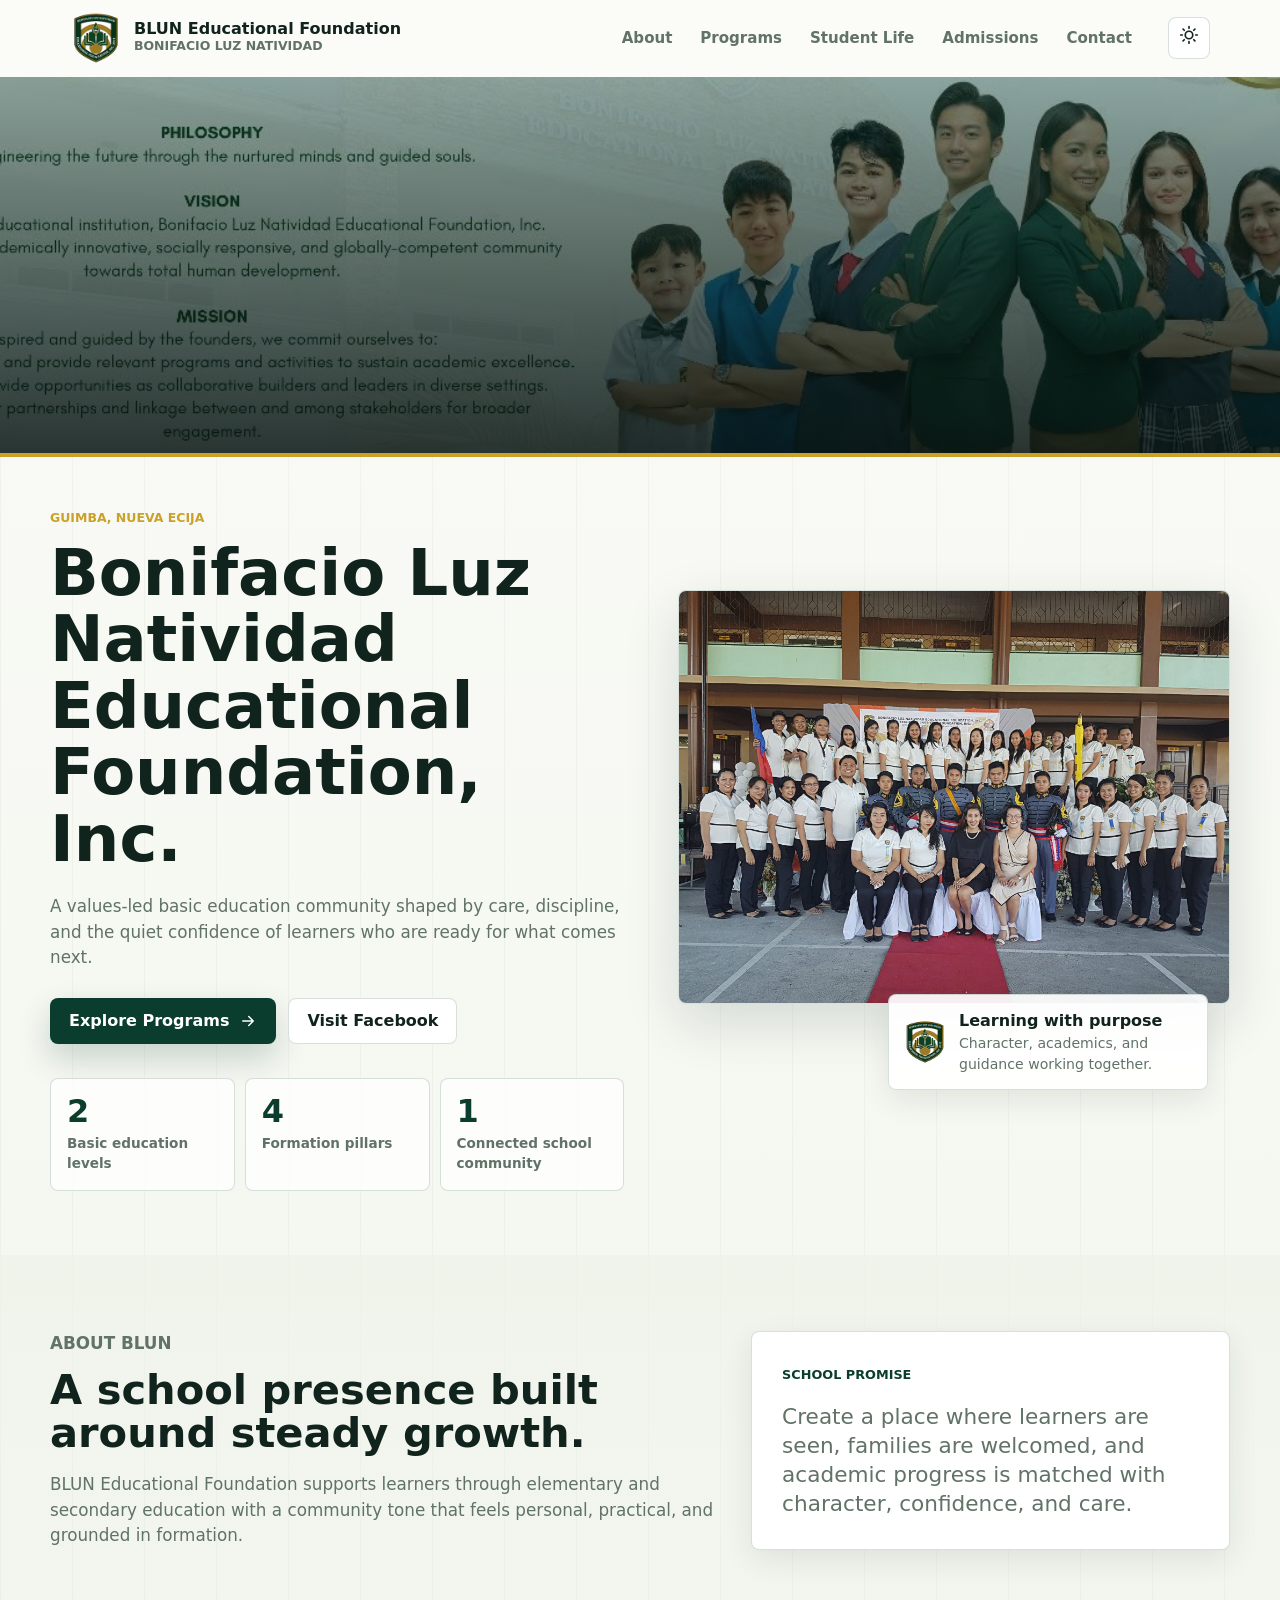
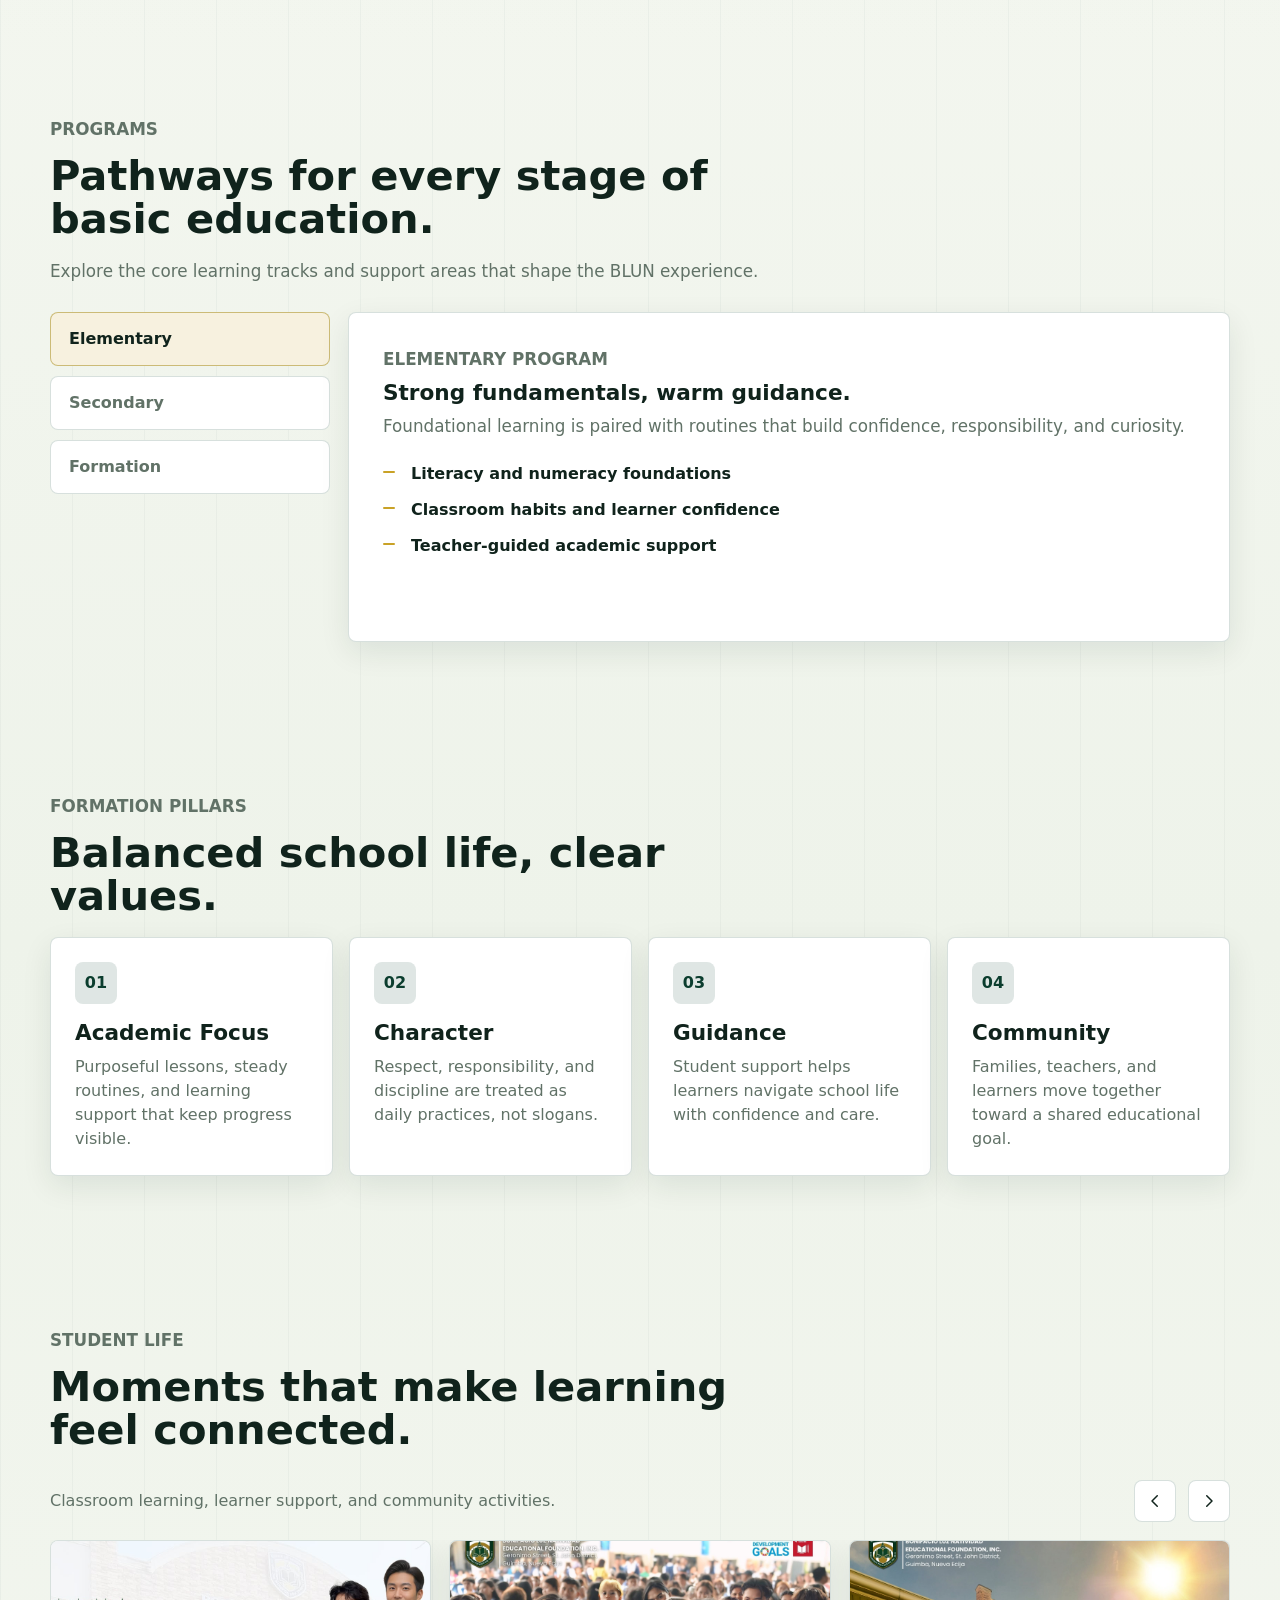
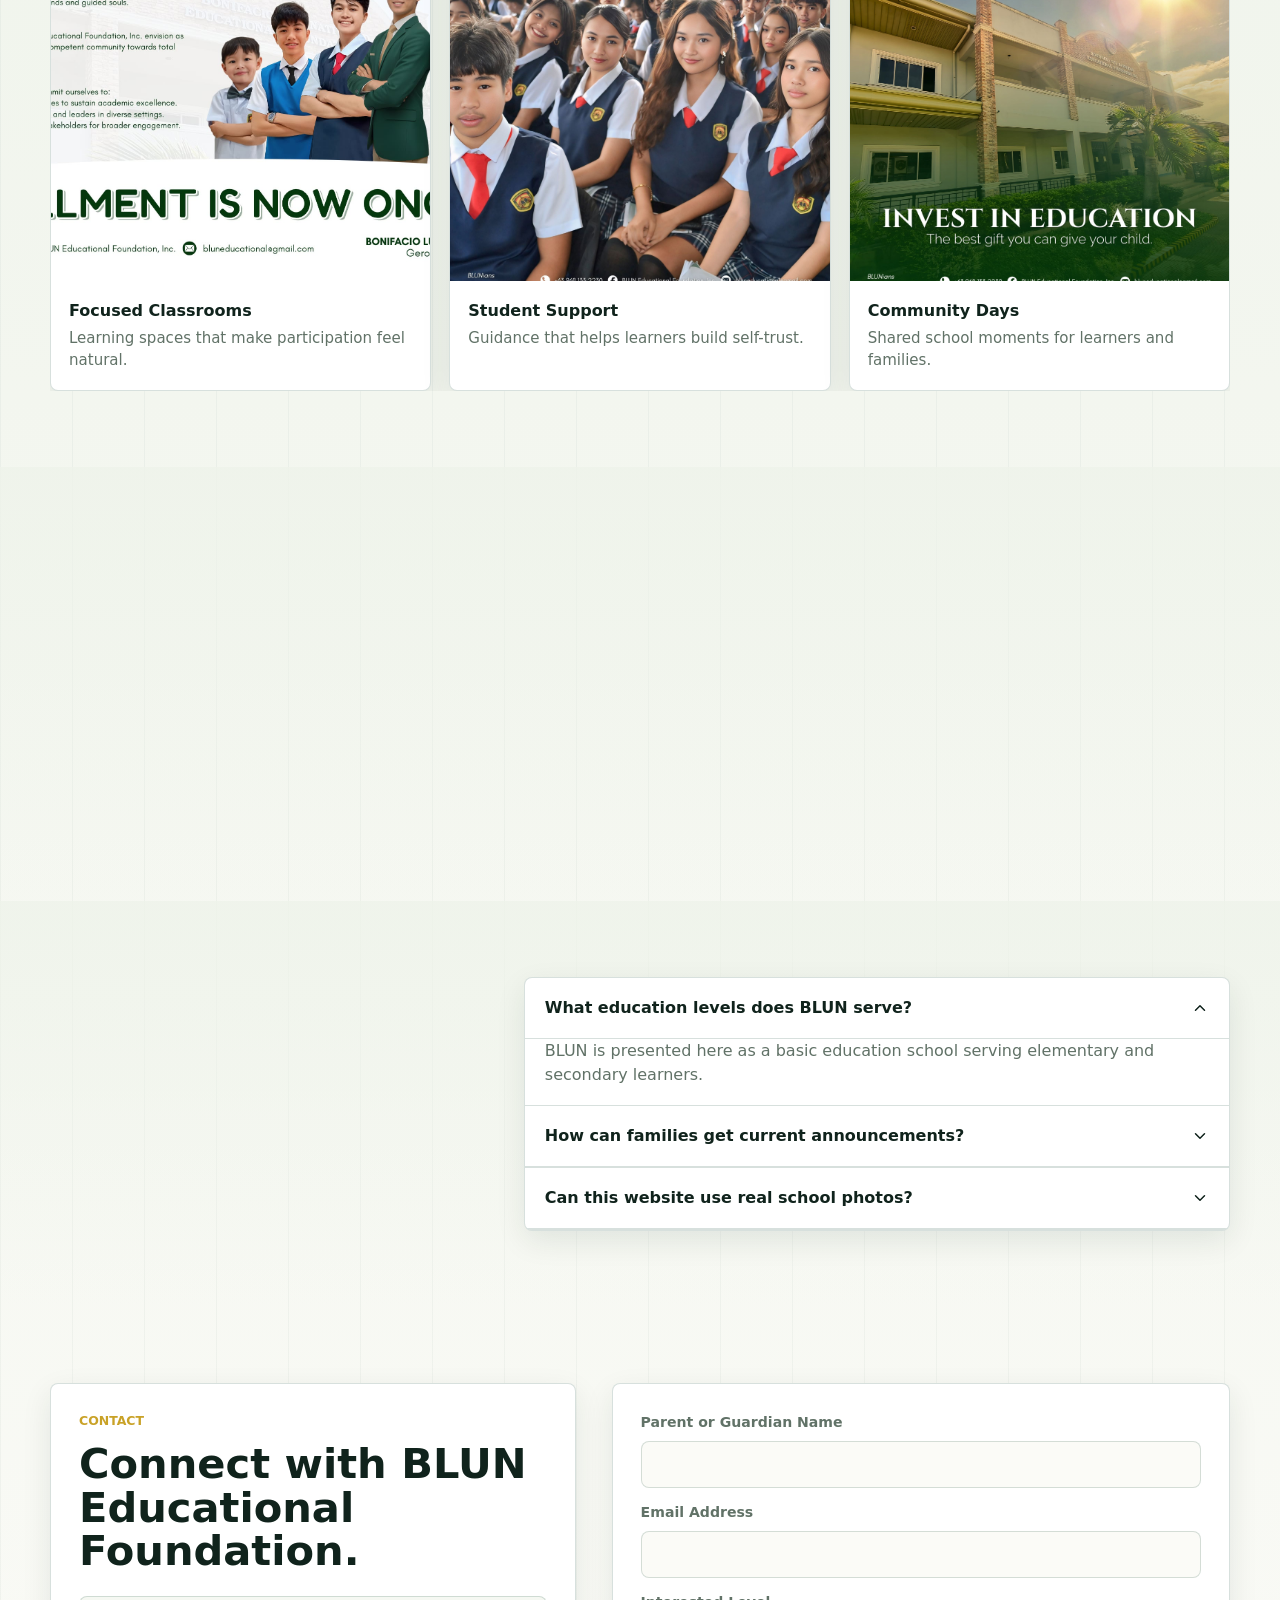
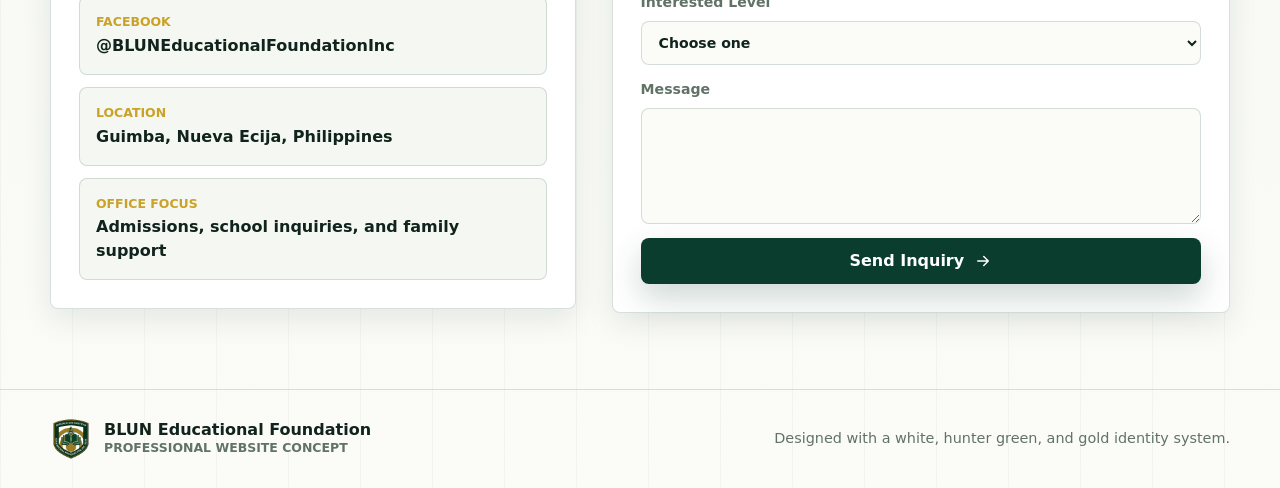
<file: Premium/index.html>
<!doctype html>
<html lang="en" data-theme="light">
  <head>
    <meta charset="utf-8" />
    <meta name="viewport" content="width=device-width, initial-scale=1" />
    <meta
      name="description"
      content="A responsive, professional website concept for Bonifacio Luz Natividad Educational Foundation, Inc."
    />
    <title>BLUN Educational Foundation Inc.</title>
    <link rel="stylesheet" href="styles.css" />
  </head>
  <body>
    <a class="skip-link" href="#main">Skip to content</a>

    <header class="site-header" data-header>
      <div class="header-inner">
        <a class="brand" href="#home" aria-label="BLUN Educational Foundation home">
          <img src="images/logo.png" alt="BLUN Logo" class="brand-mark" width="52" height="52" />
          <span class="brand-copy">
            <span class="brand-title">BLUN Educational Foundation</span>
            <span class="brand-subtitle">Bonifacio Luz Natividad</span>
          </span>
        </a>

        <nav class="desktop-nav" aria-label="Primary navigation">
          <a href="#about">About</a>
          <a href="#programs">Programs</a>
          <a href="#life">Student Life</a>
          <a href="#admissions">Admissions</a>
          <a href="#contact">Contact</a>
        </nav>

        <div class="header-actions">
          <button class="icon-button theme-toggle" type="button" data-theme-toggle aria-label="Switch to dark theme" title="Switch theme">
            <span class="theme-sun" aria-hidden="true">
              <svg viewBox="0 0 24 24" width="20" height="20">
                <path d="M12 4V2m0 20v-2m8-8h2M2 12h2m13.7-5.7 1.4-1.4M4.9 19.1l1.4-1.4m0-11.4L4.9 4.9m14.2 14.2-1.4-1.4" />
                <circle cx="12" cy="12" r="4.5" />
              </svg>
            </span>
            <span class="theme-moon" aria-hidden="true">
              <svg viewBox="0 0 24 24" width="20" height="20">
                <path d="M20.5 14.2A7.8 7.8 0 0 1 9.8 3.5 8.2 8.2 0 1 0 20.5 14.2Z" />
              </svg>
            </span>
          </button>

          <button class="icon-button menu-toggle" type="button" data-menu-toggle aria-label="Open menu" aria-expanded="false">
            <span></span>
            <span></span>
            <span></span>
          </button>
        </div>
      </div>

      <nav class="mobile-nav" data-mobile-nav aria-label="Mobile navigation">
        <a href="#about">About</a>
        <a href="#programs">Programs</a>
        <a href="#life">Student Life</a>
        <a href="#admissions">Admissions</a>
        <a href="#contact">Contact</a>
      </nav>
    </header>

    <main id="main">
      <div class="hero-banner" role="img" aria-label="BLUN School Campus Banner"></div>

      <section class="hero section" id="home">
        <div class="section-inner hero-grid">
          <div class="hero-copy reveal">
            <p class="eyebrow">Guimba, Nueva Ecija</p>
            <h1>Bonifacio Luz Natividad Educational Foundation, Inc.</h1>
            <p class="hero-lede">
              A values-led basic education community shaped by care, discipline, and the quiet confidence of learners
              who are ready for what comes next.
            </p>
            <div class="hero-actions">
              <a class="button primary" href="#programs">
                <span>Explore Programs</span>
                <svg viewBox="0 0 24 24" width="18" height="18" aria-hidden="true">
                  <path d="M5 12h14m-6-6 6 6-6 6" />
                </svg>
              </a>
              <a class="button ghost" href="https://www.facebook.com/BLUNEducationalFoundationInc" target="_blank" rel="noopener">
                <span>Visit Facebook</span>
              </a>
            </div>
            <dl class="hero-stats" aria-label="School highlights">
              <div>
                <dt data-count="2">0</dt>
                <dd>Basic education levels</dd>
              </div>
              <div>
                <dt data-count="4">0</dt>
                <dd>Formation pillars</dd>
              </div>
              <div>
                <dt data-count="1">0</dt>
                <dd>Connected school community</dd>
              </div>
            </dl>
          </div>

          <div class="hero-visual reveal" aria-label="BLUN campus visual">
            <img class="hero-image" src="images/1.jpg" alt="Illustrated campus scene in BLUN colors" width="720" height="560" />
            <div class="hero-note">
              <img src="images/logo.png" alt="BLUN Mini Logo" width="44" height="44" />
              <div>
                <strong>Learning with purpose</strong>
                <span>Character, academics, and guidance working together.</span>
              </div>
            </div>
          </div>
        </div>
      </section>

      <section class="section intro-band" id="about">
        <div class="section-inner split-layout">
          <div class="section-copy reveal">
            <p class="eyebrow">About BLUN</p>
            <h2>A school presence built around steady growth.</h2>
            <p>
              BLUN Educational Foundation supports learners through elementary and secondary education with a community
              tone that feels personal, practical, and grounded in formation.
            </p>
          </div>
          <div class="mission-card reveal">
            <span class="mission-label">School Promise</span>
            <p>
              Create a place where learners are seen, families are welcomed, and academic progress is matched with
              character, confidence, and care.
            </p>
          </div>
        </div>
      </section>

      <section class="section" id="programs">
        <div class="section-inner">
          <div class="section-heading reveal">
            <p class="eyebrow">Programs</p>
            <h2>Pathways for every stage of basic education.</h2>
            <p>
              Explore the core learning tracks and support areas that shape the BLUN experience.
            </p>
          </div>

          <div class="program-shell reveal">
            <div class="program-tabs" role="tablist" aria-label="Program selector">
              <button class="tab-button active" type="button" role="tab" aria-selected="true" data-program="elementary">Elementary</button>
              <button class="tab-button" type="button" role="tab" aria-selected="false" data-program="secondary">Secondary</button>
              <button class="tab-button" type="button" role="tab" aria-selected="false" data-program="formation">Formation</button>
            </div>
            <article class="program-panel" data-program-panel>
              <p class="program-kicker">Elementary Program</p>
              <h3>Strong fundamentals, warm guidance.</h3>
              <p>
                Foundational learning is paired with routines that build confidence, responsibility, and curiosity.
              </p>
              <ul>
                <li>Literacy and numeracy foundations</li>
                <li>Classroom habits and learner confidence</li>
                <li>Teacher-guided academic support</li>
              </ul>
            </article>
          </div>
        </div>
      </section>

      <section class="section values-section">
        <div class="section-inner">
          <div class="section-heading compact reveal">
            <p class="eyebrow">Formation Pillars</p>
            <h2>Balanced school life, clear values.</h2>
          </div>
          <div class="values-grid">
            <article class="value-card reveal">
              <span class="value-icon">01</span>
              <h3>Academic Focus</h3>
              <p>Purposeful lessons, steady routines, and learning support that keep progress visible.</p>
            </article>
            <article class="value-card reveal">
              <span class="value-icon">02</span>
              <h3>Character</h3>
              <p>Respect, responsibility, and discipline are treated as daily practices, not slogans.</p>
            </article>
            <article class="value-card reveal">
              <span class="value-icon">03</span>
              <h3>Guidance</h3>
              <p>Student support helps learners navigate school life with confidence and care.</p>
            </article>
            <article class="value-card reveal">
              <span class="value-icon">04</span>
              <h3>Community</h3>
              <p>Families, teachers, and learners move together toward a shared educational goal.</p>
            </article>
          </div>
        </div>
      </section>

      <section class="section" id="life">
        <div class="section-inner">
          <div class="section-heading reveal">
            <p class="eyebrow">Student Life</p>
            <h2>Moments that make learning feel connected.</h2>
          </div>
          <div class="gallery-toolbar reveal">
            <p>Classroom learning, learner support, and community activities.</p>
            <div class="gallery-actions" aria-label="Gallery controls">
              <button class="icon-button" type="button" data-gallery-prev aria-label="Previous gallery item">
                <svg viewBox="0 0 24 24" width="18" height="18" aria-hidden="true"><path d="M15 5 8 12l7 7" /></svg>
              </button>
              <button class="icon-button" type="button" data-gallery-next aria-label="Next gallery item">
                <svg viewBox="0 0 24 24" width="18" height="18" aria-hidden="true"><path d="m9 5 7 7-7 7" /></svg>
              </button>
            </div>
          </div>
          <div class="gallery-track reveal" data-gallery>
            <figure class="image-card">
              <img src="images/3.jpg" alt="Classroom learning scene" width="440" height="340" loading="lazy" />
              <figcaption>
                <strong>Focused Classrooms</strong>
                <span>Learning spaces that make participation feel natural.</span>
              </figcaption>
            </figure>
            <figure class="image-card">
              <img src="images/4.jpg" alt="Student guidance scene" width="440" height="340" loading="lazy" />
              <figcaption>
                <strong>Student Support</strong>
                <span>Guidance that helps learners build self-trust.</span>
              </figcaption>
            </figure>
            <figure class="image-card">
              <img src="images/5.jpg" alt="School community activity" width="440" height="340" loading="lazy" />
              <figcaption>
                <strong>Community Days</strong>
                <span>Shared school moments for learners and families.</span>
              </figcaption>
            </figure>
          </div>
        </div>
      </section>

      <section class="section admissions-section" id="admissions">
        <div class="section-inner admissions-grid">
          <div class="section-copy reveal">
            <p class="eyebrow">Admissions</p>
            <h2>A simple inquiry path for families.</h2>
            <p>
              The process is designed to feel clear from the first message to enrollment confirmation.
            </p>
            <a class="button primary" href="#contact">
              <span>Start an Inquiry</span>
              <svg viewBox="0 0 24 24" width="18" height="18" aria-hidden="true">
                <path d="M5 12h14m-6-6 6 6-6 6" />
              </svg>
            </a>
          </div>

          <div class="admission-steps reveal">
            <button class="step active" type="button" data-step="1">
              <span>01</span>
              <strong>Send Inquiry</strong>
              <small>Reach out through the contact form or Facebook page.</small>
            </button>
            <button class="step" type="button" data-step="2">
              <span>02</span>
              <strong>Prepare Requirements</strong>
              <small>Gather records and documents requested by the school.</small>
            </button>
            <button class="step" type="button" data-step="3">
              <span>03</span>
              <strong>Confirm Enrollment</strong>
              <small>Finalize next steps with the school office.</small>
            </button>
          </div>
        </div>
      </section>

      <section class="section faq-section">
        <div class="section-inner faq-grid">
          <div class="section-copy reveal">
            <p class="eyebrow">Questions</p>
            <h2>Helpful details for first-time visitors.</h2>
          </div>
          <div class="faq-list reveal">
            <button class="faq-item open" type="button" aria-expanded="true">
              <span>What education levels does BLUN serve?</span>
              <svg viewBox="0 0 24 24" width="18" height="18" aria-hidden="true"><path d="m6 9 6 6 6-6" /></svg>
            </button>
            <div class="faq-answer open">
              <p>BLUN is presented here as a basic education school serving elementary and secondary learners.</p>
            </div>

            <button class="faq-item" type="button" aria-expanded="false">
              <span>How can families get current announcements?</span>
              <svg viewBox="0 0 24 24" width="18" height="18" aria-hidden="true"><path d="m6 9 6 6 6-6" /></svg>
            </button>
            <div class="faq-answer">
              <p>The fastest route is the official Facebook page linked in the header and contact section.</p>
            </div>

            <button class="faq-item" type="button" aria-expanded="false">
              <span>Can this website use real school photos?</span>
              <svg viewBox="0 0 24 24" width="18" height="18" aria-hidden="true"><path d="m6 9 6 6 6-6" /></svg>
            </button>
            <div class="faq-answer">
              <p>Yes. The visual sections are structured so official campus, activity, and logo files can be added cleanly.</p>
            </div>
          </div>
        </div>
      </section>

      <section class="section contact-section" id="contact">
        <div class="section-inner contact-grid">
          <div class="contact-panel reveal">
            <p class="eyebrow">Contact</p>
            <h2>Connect with BLUN Educational Foundation.</h2>
            <div class="contact-list">
              <a href="https://www.facebook.com/BLUNEducationalFoundationInc" target="_blank" rel="noopener">
                <span>Facebook</span>
                <strong>@BLUNEducationalFoundationInc</strong>
              </a>
              <div>
                <span>Location</span>
                <strong>Guimba, Nueva Ecija, Philippines</strong>
              </div>
              <div>
                <span>Office Focus</span>
                <strong>Admissions, school inquiries, and family support</strong>
              </div>
            </div>
          </div>

          <form class="inquiry-form reveal" data-inquiry-form>
            <label>
              Parent or Guardian Name
              <input name="name" type="text" autocomplete="name" required />
            </label>
            <label>
              Email Address
              <input name="email" type="email" autocomplete="email" required />
            </label>
            <label>
              Interested Level
              <select name="level" required>
                <option value="">Choose one</option>
                <option>Elementary</option>
                <option>Secondary</option>
                <option>General Inquiry</option>
              </select>
            </label>
            <label>
              Message
              <textarea name="message" rows="4" required></textarea>
            </label>
            <button class="button primary full" type="submit">
              <span>Send Inquiry</span>
              <svg viewBox="0 0 24 24" width="18" height="18" aria-hidden="true">
                <path d="M5 12h14m-6-6 6 6-6 6" />
              </svg>
            </button>
          </form>
        </div>
      </section>
    </main>

    <footer class="site-footer">
      <div class="section-inner footer-inner">
        <a class="brand mini" href="#home" aria-label="Back to home">
          <img src="images/logo.png" alt="BLUN Logo" class="brand-mark" width="42" height="42" />
          <span class="brand-copy">
            <span class="brand-title">BLUN Educational Foundation</span>
            <span class="brand-subtitle">Professional website concept</span>
          </span>
        </a>
        <p>Designed with a white, hunter green, and gold identity system.</p>
      </div>
    </footer>

    <button class="back-to-top" type="button" data-back-to-top aria-label="Back to top">
      <svg viewBox="0 0 24 24" width="20" height="20" aria-hidden="true"><path d="m6 15 6-6 6 6" /></svg>
    </button>

    <div class="toast" data-toast role="status" aria-live="polite"></div>

    <script src="script.js"></script>
  </body>
</html>
</file>
<file: Premium/styles.css>
:root {
  color-scheme: light;
  --bg: #fbfbf7;
  --surface: #ffffff;
  --surface-muted: #eef3ea;
  --text: #10231c;
  --muted: #617267;
  --hunter: #0b3d2e;
  --hunter-2: #14543f;
  --gold: #c9a227;
  --gold-2: #f1d66b;
  --line: rgba(11, 61, 46, 0.16);
  --shadow: 0 18px 54px rgba(13, 44, 32, 0.14);
  --shadow-soft: 0 10px 30px rgba(13, 44, 32, 0.09);
  --radius: 8px;
  --max: 1180px;
  --ease-out: cubic-bezier(0.23, 1, 0.32, 1);
  --ease-in-out: cubic-bezier(0.77, 0, 0.175, 1);
}

:root[data-theme="dark"] {
  color-scheme: dark;
  --bg: #06130f;
  --surface: #0d2119;
  --surface-muted: #102b21;
  --text: #f4f0e6;
  --muted: #b9c8bf;
  --hunter: #7bc29d;
  --hunter-2: #3f8f6e;
  --gold: #dfbf55;
  --gold-2: #f2d978;
  --line: rgba(223, 191, 85, 0.2);
  --shadow: 0 18px 54px rgba(0, 0, 0, 0.34);
  --shadow-soft: 0 10px 30px rgba(0, 0, 0, 0.22);
}

* {
  box-sizing: border-box;
}

html {
  scroll-behavior: smooth;
}

body {
  margin: 0;
  min-width: 320px;
  background:
    linear-gradient(90deg, rgba(11, 61, 46, 0.035) 1px, transparent 1px),
    linear-gradient(180deg, var(--bg), var(--surface-muted) 48%, var(--bg));
  background-size: 72px 72px, auto;
  color: var(--text);
  font-family:
    Inter, ui-sans-serif, system-ui, -apple-system, BlinkMacSystemFont, "Segoe UI", sans-serif;
  line-height: 1.5;
}

body.no-scroll {
  overflow: hidden;
}

img {
  display: block;
  max-width: 100%;
}

a {
  color: inherit;
  text-decoration: none;
}

button,
input,
select,
textarea {
  font: inherit;
}

button {
  color: inherit;
}

svg {
  fill: none;
  stroke: currentColor;
  stroke-linecap: round;
  stroke-linejoin: round;
  stroke-width: 2;
}

.skip-link {
  position: fixed;
  top: 12px;
  left: 12px;
  z-index: 100;
  transform: translateY(-140%);
  border-radius: 6px;
  background: var(--gold);
  color: #10231c;
  padding: 10px 14px;
  font-weight: 800;
  transition: transform 180ms var(--ease-out);
}

.skip-link:focus {
  transform: translateY(0);
}

.section {
  padding: 76px 20px;
}

.section-inner {
  width: min(100%, var(--max));
  margin: 0 auto;
}

.site-header {
  position: sticky;
  top: 0;
  z-index: 50;
  border-bottom: 1px solid transparent;
  background: color-mix(in srgb, var(--bg) 86%, transparent);
  backdrop-filter: blur(18px);
  transition:
    border-color 180ms ease,
    box-shadow 180ms ease,
    background-color 180ms ease;
}

.site-header.scrolled {
  border-color: var(--line);
  box-shadow: var(--shadow-soft);
}

.header-inner {
  display: flex;
  align-items: center;
  justify-content: space-between;
  width: min(100%, var(--max));
  min-height: 76px;
  margin: 0 auto;
  padding: 0 20px;
  gap: 24px;
}

.brand {
  display: inline-flex;
  align-items: center;
  gap: 12px;
  min-width: 0;
}

.brand-mark {
  width: 52px;
  height: 52px;
  flex: 0 0 auto;
}

.brand-copy {
  display: grid;
  min-width: 0;
}

.brand-title {
  font-weight: 850;
  line-height: 1.1;
}

.brand-subtitle {
  color: var(--muted);
  font-size: 0.78rem;
  font-weight: 700;
  text-transform: uppercase;
}

.desktop-nav {
  display: flex;
  align-items: center;
  justify-content: center;
  gap: 4px;
  margin-left: auto;
}

.desktop-nav a,
.mobile-nav a {
  border-radius: 8px;
  color: var(--muted);
  font-size: 0.94rem;
  font-weight: 750;
  padding: 10px 12px;
  transition:
    background-color 180ms ease,
    color 180ms ease;
}

.desktop-nav a[aria-current="true"],
.desktop-nav a:hover,
.mobile-nav a:hover {
  background: color-mix(in srgb, var(--gold) 14%, transparent);
  color: var(--text);
}

.header-actions {
  display: flex;
  align-items: center;
  gap: 8px;
}

.icon-button {
  display: inline-grid;
  place-items: center;
  width: 42px;
  height: 42px;
  border: 1px solid var(--line);
  border-radius: 8px;
  background: var(--surface);
  color: var(--text);
  cursor: pointer;
  box-shadow: 0 1px 0 rgba(255, 255, 255, 0.5) inset;
  transition:
    transform 160ms var(--ease-out),
    border-color 180ms ease,
    background-color 180ms ease,
    color 180ms ease;
}

.icon-button:active,
.button:active,
.step:active,
.tab-button:active,
.faq-item:active {
  transform: scale(0.97);
}

.theme-toggle {
  position: relative;
}

.theme-moon,
.theme-sun {
  position: absolute;
  transition:
    opacity 180ms ease,
    transform 180ms var(--ease-out);
}

:root[data-theme="light"] .theme-moon,
:root[data-theme="dark"] .theme-sun {
  opacity: 0;
  transform: scale(0.92) rotate(-12deg);
}

:root[data-theme="light"] .theme-sun,
:root[data-theme="dark"] .theme-moon {
  opacity: 1;
  transform: scale(1) rotate(0deg);
}

.menu-toggle {
  display: none;
  gap: 4px;
}

.menu-toggle span {
  width: 18px;
  height: 2px;
  border-radius: 999px;
  background: currentColor;
  transition:
    opacity 160ms ease,
    transform 180ms var(--ease-out);
}

.menu-toggle[aria-expanded="true"] span:nth-child(1) {
  transform: translateY(6px) rotate(45deg);
}

.menu-toggle[aria-expanded="true"] span:nth-child(2) {
  opacity: 0;
}

.menu-toggle[aria-expanded="true"] span:nth-child(3) {
  transform: translateY(-6px) rotate(-45deg);
}

.mobile-nav {
  display: none;
  width: min(calc(100% - 40px), var(--max));
  margin: 0 auto 16px;
  border: 1px solid var(--line);
  border-radius: var(--radius);
  background: var(--surface);
  box-shadow: var(--shadow-soft);
  padding: 8px;
  transform-origin: top right;
}

.mobile-nav.open {
  display: grid;
  animation: navIn 180ms var(--ease-out);
}

@keyframes navIn {
  from {
    opacity: 0;
    transform: translateY(-8px) scale(0.98);
  }
  to {
    opacity: 1;
    transform: translateY(0) scale(1);
  }
}

.hero {
  padding-top: 52px;
  padding-bottom: 64px;
}

.hero-grid {
  display: grid;
  grid-template-columns: minmax(0, 1.02fr) minmax(340px, 0.98fr);
  align-items: center;
  gap: 54px;
}

.eyebrow {
  margin: 0 0 12px;
  color: var(--gold);
  font-size: 0.78rem;
  font-weight: 900;
  text-transform: uppercase;
}

h1,
h2,
h3,
p {
  margin-top: 0;
}

h1,
h2,
h3 {
  color: var(--text);
  letter-spacing: 0;
  line-height: 1.04;
}

h1 {
  max-width: 780px;
  margin-bottom: 22px;
  font-size: 4rem;
}

h2 {
  margin-bottom: 18px;
  font-size: 2.6rem;
}

h3 {
  margin-bottom: 10px;
  font-size: 1.35rem;
}

.hero-lede,
.section-heading p,
.section-copy p,
.mission-card p {
  color: var(--muted);
  font-size: 1.05rem;
}

.hero-lede {
  max-width: 670px;
  margin-bottom: 28px;
}

.hero-actions,
.gallery-actions {
  display: flex;
  flex-wrap: wrap;
  gap: 12px;
}

.button {
  display: inline-flex;
  align-items: center;
  justify-content: center;
  gap: 10px;
  min-height: 46px;
  border: 1px solid transparent;
  border-radius: 8px;
  padding: 0 18px;
  cursor: pointer;
  font-weight: 850;
  transition:
    transform 160ms var(--ease-out),
    border-color 180ms ease,
    background-color 180ms ease,
    color 180ms ease,
    box-shadow 180ms ease;
}

.button.primary {
  background: var(--hunter);
  color: #ffffff;
  box-shadow: 0 14px 32px rgba(11, 61, 46, 0.2);
}

:root[data-theme="dark"] .button.primary {
  color: #06130f;
}

.button.ghost {
  border-color: var(--line);
  background: var(--surface);
  color: var(--text);
}

.button.full {
  width: 100%;
}

.hero-stats {
  display: grid;
  grid-template-columns: repeat(3, minmax(0, 1fr));
  gap: 10px;
  max-width: 700px;
  margin: 34px 0 0;
}

.hero-stats div {
  border: 1px solid var(--line);
  border-radius: var(--radius);
  background: color-mix(in srgb, var(--surface) 78%, transparent);
  padding: 16px;
}

.hero-stats dt {
  color: var(--hunter);
  font-size: 2rem;
  font-weight: 900;
  line-height: 1;
}

.hero-stats dd {
  margin: 6px 0 0;
  color: var(--muted);
  font-size: 0.85rem;
  font-weight: 700;
}

.hero-visual {
  position: relative;
  min-height: 520px;
}

.hero-image {
  width: 100%;
  height: auto;
  border: 1px solid var(--line);
  border-radius: var(--radius);
  background: var(--surface);
  box-shadow: var(--shadow);
}

.hero-note {
  position: absolute;
  right: 22px;
  bottom: 20px;
  display: flex;
  align-items: center;
  gap: 12px;
  max-width: 320px;
  border: 1px solid var(--line);
  border-radius: var(--radius);
  background: color-mix(in srgb, var(--surface) 92%, transparent);
  box-shadow: var(--shadow-soft);
  padding: 14px;
}

.hero-note strong,
.hero-note span {
  display: block;
}

.hero-note span {
  color: var(--muted);
  font-size: 0.88rem;
}

.split-layout,
.admissions-grid,
.contact-grid,
.faq-grid {
  display: grid;
  align-items: start;
  gap: 36px;
}

.split-layout {
  grid-template-columns: minmax(0, 1fr) minmax(280px, 0.72fr);
}

.intro-band,
.admissions-section,
.faq-section {
  background:
    linear-gradient(180deg, color-mix(in srgb, var(--surface-muted) 82%, transparent), transparent);
}

.section-copy,
.section-heading {
  max-width: 720px;
}

.section-heading {
  margin-bottom: 28px;
}

.section-heading.compact {
  margin-bottom: 20px;
}

.mission-card,
.program-panel,
.value-card,
.image-card,
.contact-panel,
.inquiry-form {
  border: 1px solid var(--line);
  border-radius: var(--radius);
  background: var(--surface);
  box-shadow: var(--shadow-soft);
}

.mission-card {
  padding: 30px;
}

.mission-label {
  display: inline-flex;
  margin-bottom: 18px;
  color: var(--hunter);
  font-size: 0.8rem;
  font-weight: 900;
  text-transform: uppercase;
}

.mission-card p {
  margin: 0;
  font-size: 1.35rem;
  line-height: 1.35;
}

.program-shell {
  display: grid;
  grid-template-columns: 280px minmax(0, 1fr);
  gap: 18px;
}

.program-tabs {
  display: grid;
  gap: 10px;
  align-self: start;
}

.tab-button {
  min-height: 54px;
  border: 1px solid var(--line);
  border-radius: 8px;
  background: var(--surface);
  color: var(--muted);
  cursor: pointer;
  font-weight: 850;
  text-align: left;
  padding: 0 18px;
  transition:
    transform 160ms var(--ease-out),
    border-color 180ms ease,
    background-color 180ms ease,
    color 180ms ease;
}

.tab-button.active {
  border-color: color-mix(in srgb, var(--gold) 48%, var(--line));
  background: color-mix(in srgb, var(--gold) 15%, var(--surface));
  color: var(--text);
}

.program-panel {
  min-height: 330px;
  padding: 34px;
}

.program-panel.is-changing {
  opacity: 0.55;
  filter: blur(1px);
  transform: translateY(4px);
}

.program-panel {
  transition:
    opacity 180ms ease,
    filter 180ms ease,
    transform 180ms var(--ease-out);
}

.program-kicker {
  margin-bottom: 10px;
  color: var(--gold);
  font-size: 0.8rem;
  font-weight: 900;
  text-transform: uppercase;
}

.program-panel p {
  color: var(--muted);
  font-size: 1.05rem;
}

.program-panel ul {
  display: grid;
  gap: 12px;
  margin: 22px 0 0;
  padding: 0;
  list-style: none;
}

.program-panel li {
  position: relative;
  padding-left: 28px;
  color: var(--text);
  font-weight: 700;
}

.program-panel li::before {
  content: "";
  position: absolute;
  top: 0.62em;
  left: 0;
  width: 12px;
  height: 2px;
  border-radius: 999px;
  background: var(--gold);
}

.values-grid {
  display: grid;
  grid-template-columns: repeat(4, minmax(0, 1fr));
  gap: 16px;
}

.value-card {
  padding: 24px;
}

.value-icon {
  display: inline-grid;
  place-items: center;
  width: 42px;
  height: 42px;
  margin-bottom: 18px;
  border-radius: 8px;
  background: color-mix(in srgb, var(--hunter) 13%, transparent);
  color: var(--hunter);
  font-weight: 900;
}

.value-card p {
  margin-bottom: 0;
  color: var(--muted);
}

.gallery-toolbar {
  display: flex;
  align-items: center;
  justify-content: space-between;
  gap: 16px;
  margin-bottom: 18px;
}

.gallery-toolbar p {
  margin: 0;
  color: var(--muted);
}

.gallery-track {
  display: grid;
  grid-auto-flow: column;
  grid-auto-columns: minmax(300px, 1fr);
  gap: 18px;
  overflow-x: auto;
  scroll-snap-type: x mandatory;
  scrollbar-width: none;
}

.gallery-track::-webkit-scrollbar {
  display: none;
}

.image-card {
  min-width: 0;
  margin: 0;
  overflow: hidden;
  scroll-snap-align: start;
}

.image-card img {
  width: 100%;
  aspect-ratio: 1.28;
  object-fit: cover;
  background: var(--surface-muted);
}

.image-card figcaption {
  display: grid;
  gap: 4px;
  padding: 18px;
}

.image-card span {
  color: var(--muted);
  font-size: 0.94rem;
}

.admissions-grid {
  grid-template-columns: minmax(0, 0.8fr) minmax(320px, 1fr);
}

.admission-steps {
  display: grid;
  gap: 12px;
}

.step {
  display: grid;
  grid-template-columns: 52px minmax(0, 1fr);
  column-gap: 16px;
  row-gap: 4px;
  align-items: center;
  width: 100%;
  border: 1px solid var(--line);
  border-radius: var(--radius);
  background: var(--surface);
  color: var(--text);
  cursor: pointer;
  padding: 18px;
  text-align: left;
  transition:
    transform 160ms var(--ease-out),
    border-color 180ms ease,
    background-color 180ms ease,
    box-shadow 180ms ease;
}

.step span {
  display: grid;
  grid-row: span 2;
  place-items: center;
  width: 46px;
  height: 46px;
  border-radius: 8px;
  background: color-mix(in srgb, var(--gold) 16%, transparent);
  color: var(--gold);
  font-weight: 900;
}

.step small {
  color: var(--muted);
}

.step.active {
  border-color: color-mix(in srgb, var(--gold) 46%, var(--line));
  box-shadow: var(--shadow-soft);
}

.faq-grid {
  grid-template-columns: minmax(260px, 0.62fr) minmax(0, 1fr);
}

.faq-list {
  display: grid;
  gap: 0;
  border: 1px solid var(--line);
  border-radius: var(--radius);
  background: var(--surface);
  overflow: hidden;
  box-shadow: var(--shadow-soft);
}

.faq-item {
  display: flex;
  align-items: center;
  justify-content: space-between;
  gap: 18px;
  width: 100%;
  border: 0;
  border-bottom: 1px solid var(--line);
  background: transparent;
  cursor: pointer;
  padding: 18px 20px;
  text-align: left;
  font-weight: 850;
  transition:
    transform 160ms var(--ease-out),
    background-color 180ms ease,
    color 180ms ease;
}

.faq-item svg {
  flex: 0 0 auto;
  transition: transform 180ms var(--ease-out);
}

.faq-item.open svg {
  transform: rotate(180deg);
}

.faq-answer {
  display: grid;
  grid-template-rows: 0fr;
  border-bottom: 1px solid var(--line);
  color: var(--muted);
  transition: grid-template-rows 220ms var(--ease-out);
}

.faq-answer.open {
  grid-template-rows: 1fr;
}

.faq-answer p {
  min-height: 0;
  margin: 0;
  overflow: hidden;
  padding: 0 20px;
}

.faq-answer.open p {
  padding-bottom: 18px;
}

.contact-grid {
  grid-template-columns: minmax(280px, 0.85fr) minmax(320px, 1fr);
}

.contact-panel,
.inquiry-form {
  padding: 28px;
}

.contact-list {
  display: grid;
  gap: 12px;
  margin-top: 24px;
}

.contact-list a,
.contact-list div {
  display: grid;
  gap: 2px;
  border: 1px solid var(--line);
  border-radius: 8px;
  background: color-mix(in srgb, var(--surface-muted) 60%, transparent);
  padding: 16px;
}

.contact-list span {
  color: var(--gold);
  font-size: 0.78rem;
  font-weight: 900;
  text-transform: uppercase;
}

.inquiry-form {
  display: grid;
  gap: 14px;
}

.inquiry-form label {
  display: grid;
  gap: 8px;
  color: var(--muted);
  font-size: 0.88rem;
  font-weight: 850;
}

.inquiry-form input,
.inquiry-form select,
.inquiry-form textarea {
  width: 100%;
  border: 1px solid var(--line);
  border-radius: 8px;
  background: var(--bg);
  color: var(--text);
  padding: 12px 13px;
  outline: none;
  transition:
    border-color 180ms ease,
    box-shadow 180ms ease,
    background-color 180ms ease;
}

.inquiry-form textarea {
  resize: vertical;
  min-height: 116px;
}

.inquiry-form input:focus,
.inquiry-form select:focus,
.inquiry-form textarea:focus {
  border-color: var(--gold);
  box-shadow: 0 0 0 4px color-mix(in srgb, var(--gold) 18%, transparent);
}

.site-footer {
  border-top: 1px solid var(--line);
  padding: 28px 20px;
}

.footer-inner {
  display: flex;
  align-items: center;
  justify-content: space-between;
  gap: 20px;
}

.brand.mini .brand-mark {
  width: 42px;
  height: 42px;
}

.site-footer p {
  margin: 0;
  color: var(--muted);
  font-size: 0.9rem;
}

.back-to-top,
.toast {
  position: fixed;
  z-index: 60;
}

.back-to-top {
  right: 18px;
  bottom: 18px;
  display: grid;
  place-items: center;
  width: 44px;
  height: 44px;
  border: 1px solid var(--line);
  border-radius: 8px;
  background: var(--surface);
  color: var(--text);
  cursor: pointer;
  opacity: 0;
  pointer-events: none;
  transform: translateY(8px);
  transition:
    opacity 180ms ease,
    transform 180ms var(--ease-out),
    background-color 180ms ease;
}

.back-to-top.visible {
  opacity: 1;
  pointer-events: auto;
  transform: translateY(0);
}

.toast {
  right: 18px;
  bottom: 74px;
  max-width: min(360px, calc(100vw - 36px));
  border: 1px solid var(--line);
  border-radius: var(--radius);
  background: var(--surface);
  box-shadow: var(--shadow);
  color: var(--text);
  font-weight: 800;
  padding: 14px 16px;
  opacity: 0;
  pointer-events: none;
  transform: translateY(10px) scale(0.98);
  transition:
    opacity 180ms ease,
    transform 180ms var(--ease-out);
}

.toast.visible {
  opacity: 1;
  transform: translateY(0) scale(1);
}

.reveal {
  opacity: 0;
  transform: translateY(18px);
  transition:
    opacity 520ms ease,
    transform 520ms var(--ease-out);
}

.reveal.visible {
  opacity: 1;
  transform: translateY(0);
}

@media (hover: hover) and (pointer: fine) {
  .button:hover,
  .icon-button:hover,
  .step:hover,
  .tab-button:hover {
    border-color: color-mix(in srgb, var(--gold) 52%, var(--line));
  }

  .button.primary:hover {
    background: var(--hunter-2);
  }

  .value-card:hover,
  .image-card:hover,
  .mission-card:hover {
    transform: translateY(-3px);
  }

  .value-card,
  .image-card,
  .mission-card {
    transition:
      transform 180ms var(--ease-out),
      border-color 180ms ease,
      box-shadow 180ms ease;
  }
}

@media (max-width: 980px) {
  .desktop-nav {
    display: none;
  }

  .menu-toggle {
    display: inline-grid;
  }

  .hero-grid,
  .split-layout,
  .admissions-grid,
  .contact-grid,
  .faq-grid {
    grid-template-columns: 1fr;
  }

  .hero-grid {
    gap: 32px;
  }

  h1 {
    font-size: 3.1rem;
  }

  h2 {
    font-size: 2.2rem;
  }

  .hero-visual {
    min-height: auto;
  }

  .program-shell {
    grid-template-columns: 1fr;
  }

  .program-tabs {
    grid-template-columns: repeat(3, minmax(0, 1fr));
  }

  .tab-button {
    text-align: center;
    padding: 0 10px;
  }

  .values-grid {
    grid-template-columns: repeat(2, minmax(0, 1fr));
  }
}

@media (max-width: 680px) {
  .section {
    padding: 56px 16px;
  }

  .hero {
    padding-top: 34px;
  }

  .header-inner {
    min-height: 68px;
    padding: 0 16px;
  }

  .brand-mark {
    width: 46px;
    height: 46px;
  }

  .brand-title {
    font-size: 0.95rem;
  }

  .brand-subtitle {
    font-size: 0.68rem;
  }

  h1 {
    font-size: 2.45rem;
  }

  h2 {
    font-size: 1.9rem;
  }

  .hero-actions,
  .gallery-toolbar,
  .footer-inner {
    align-items: stretch;
    flex-direction: column;
  }

  .hero-actions .button {
    width: 100%;
  }

  .hero-stats {
    grid-template-columns: 1fr;
  }

  .hero-note {
    position: static;
    max-width: none;
    margin-top: 12px;
  }

  .program-tabs,
  .values-grid {
    grid-template-columns: 1fr;
  }

  .program-panel,
  .mission-card,
  .contact-panel,
  .inquiry-form {
    padding: 22px;
  }

  .gallery-track {
    grid-auto-columns: minmax(260px, 88%);
  }

  .step {
    grid-template-columns: 44px minmax(0, 1fr);
    padding: 14px;
  }

  .step span {
    width: 40px;
    height: 40px;
  }
}

@media (max-width: 420px) {
  h1 {
    font-size: 2.05rem;
  }

  h2 {
    font-size: 1.65rem;
  }

  .brand-copy {
    max-width: 190px;
  }

  .icon-button {
    width: 40px;
    height: 40px;
  }
}

@media (prefers-reduced-motion: reduce) {
  *,
  *::before,
  *::after {
    scroll-behavior: auto !important;
    animation-duration: 1ms !important;
    animation-iteration-count: 1 !important;
    transition-duration: 1ms !important;
  }

  .reveal {
    opacity: 1;
    transform: none;
  }
}

/* Add this right below your .hero rule block around line 200 */
.hero-banner {
  width: 100%;
  height: 380px;
  background-image: linear-gradient(rgba(11, 61, 46, 0.45), rgba(6, 19, 15, 0.85)), url('images/2.jpg');
  background-size: cover;
  background-position: center;
  background-repeat: no-repeat;
  border-bottom: 4px solid var(--gold);
}

:root[data-theme="dark"] .hero-banner {
  background-image: linear-gradient(rgba(6, 19, 15, 0.6), rgba(6, 19, 15, 0.95)), url('images/2.jpg');
  border-bottom: 4px solid var(--gold-2);
}

@media (max-width: 768px) {
  .hero-banner {
    height: 240px;
  }
}
</file>
